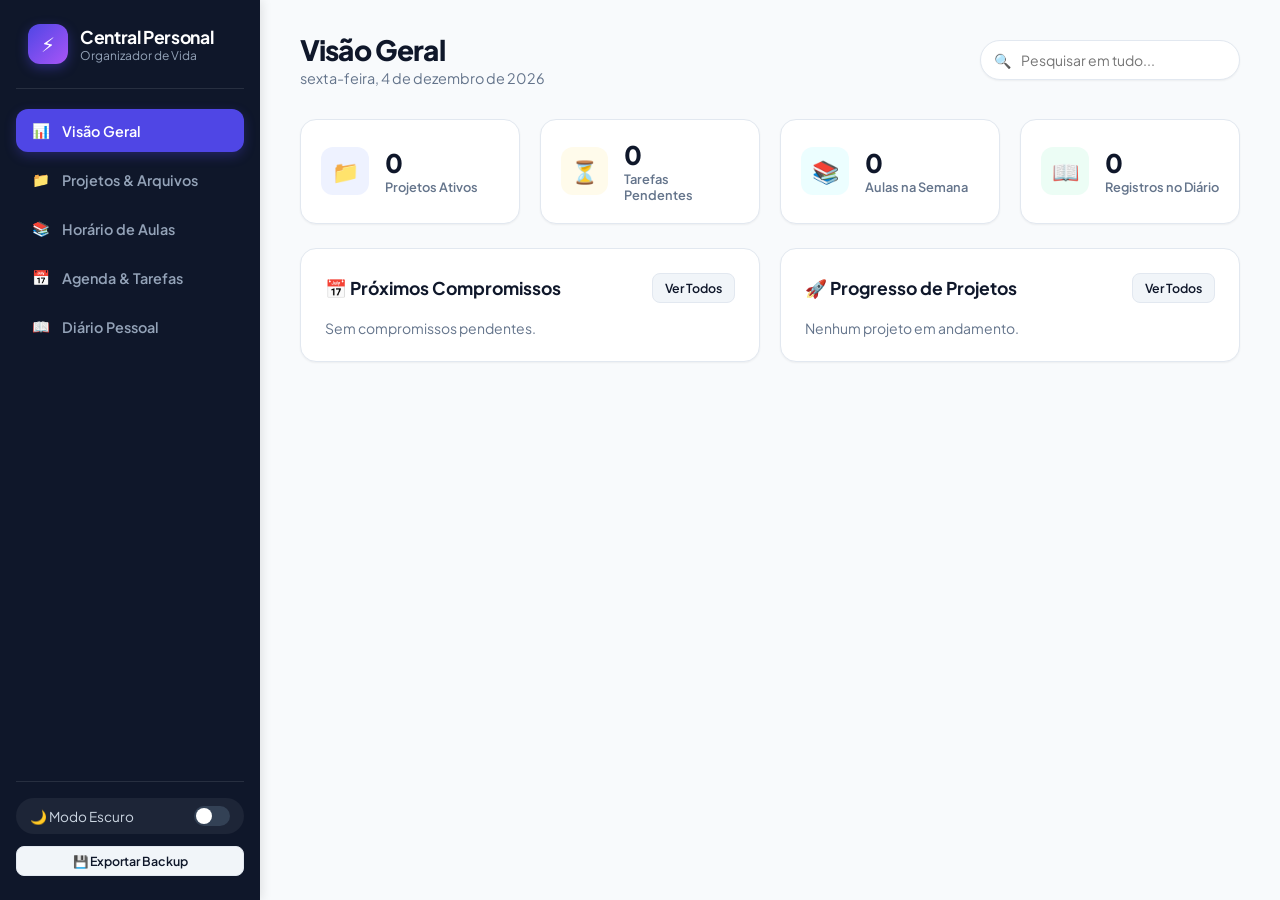
<file: index.html>
<!DOCTYPE html>
<html lang="pt-BR" data-theme="light">
<head>
  <meta charset="UTF-8">
  <meta name="viewport" content="width=device-width, initial-scale=1.0">
  <title>Central de Organização | Projetos, Rotinas & Diário</title>
  
  <!-- Google Fonts -->
  <link rel="preconnect" href="https://fonts.googleapis.com">
  <link rel="preconnect" href="https://fonts.gstatic.com" crossorigin>
  <link href="https://fonts.googleapis.com/css2?family=Plus+Jakarta+Sans:wght@400;500;600;700;800&display=swap" rel="stylesheet">
  
  <link rel="stylesheet" href="styles.css">
</head>
<body>
  <!-- SIDEBAR NAVEGAÇÃO -->
  <aside>
    <div>
      <div class="brand">
        <div class="brand-icon">⚡</div>
        <div class="brand-text">
          <h2>Central Personal</h2>
          <p>Organizador de Vida</p>
        </div>
      </div>
      <nav class="nav-list">
        <button class="nav-btn active" onclick="switchTab('dashboard', this)">
          <span>📊</span> Visão Geral
        </button>
        <button class="nav-btn" onclick="switchTab('projetos', this)">
          <span>📁</span> Projetos & Arquivos
        </button>
        <button class="nav-btn" onclick="switchTab('horarios', this)">
          <span>📚</span> Horário de Aulas
        </button>
        <button class="nav-btn" onclick="switchTab('compromissos', this)">
          <span>📅</span> Agenda & Tarefas
        </button>
        <button class="nav-btn" onclick="switchTab('diario', this)">
          <span>📖</span> Diário Pessoal
        </button>
      </nav>
    </div>
    <div class="sidebar-footer">
      <div class="theme-toggle" onclick="toggleTheme()">
        <span id="themeLabel">🌙 Modo Escuro</span>
        <div class="theme-switch"></div>
      </div>
      <button class="btn btn-secondary btn-sm" onclick="exportData()" style="width: 100%;">
        💾 Exportar Backup
      </button>
    </div>
  </aside>

  <!-- CONTEÚDO PRINCIPAL -->
  <main>
    <!-- TOP HEADER -->
    <header class="top-header">
      <div class="header-info">
        <h1 id="pageTitle">Visão Geral</h1>
        <p id="currentDateDisplay">Carregando data...</p>
      </div>
      <div class="header-actions">
        <div class="search-input-wrapper">
          <span class="search-icon">🔍</span>
          <input type="text" id="globalSearch" placeholder="Pesquisar em tudo..." oninput="handleGlobalSearch()">
        </div>
      </div>
    </header>

    <!-- TAB 1: DASHBOARD / VISÃO GERAL -->
    <section id="dashboard" class="tab-content active">
      <div class="stats-grid">
        <div class="stat-card">
          <div class="stat-icon" style="background: var(--primary-light); color: var(--primary);">📁</div>
          <div>
            <div class="stat-value" id="dashProjCount">0</div>
            <div class="stat-label">Projetos Ativos</div>
          </div>
        </div>
        <div class="stat-card">
          <div class="stat-icon" style="background: var(--warning-light); color: var(--warning);">⏳</div>
          <div>
            <div class="stat-value" id="dashPendingCount">0</div>
            <div class="stat-label">Tarefas Pendentes</div>
          </div>
        </div>
        <div class="stat-card">
          <div class="stat-icon" style="background: var(--info-light); color: var(--info);">📚</div>
          <div>
            <div class="stat-value" id="dashClassCount">0</div>
            <div class="stat-label">Aulas na Semana</div>
          </div>
        </div>
        <div class="stat-card">
          <div class="stat-icon" style="background: var(--success-light); color: var(--success);">📖</div>
          <div>
            <div class="stat-value" id="dashJournalCount">0</div>
            <div class="stat-label">Registros no Diário</div>
          </div>
        </div>
      </div>

      <div style="display: grid; grid-template-columns: repeat(auto-fit, minmax(350px, 1fr)); gap: 20px;">
        <div class="card">
          <div class="card-title-bar">
            <h3>📅 Próximos Compromissos</h3>
            <button class="btn btn-secondary btn-sm" onclick="switchTab('compromissos', document.querySelectorAll('.nav-btn')[3])">Ver Todos</button>
          </div>
          <div id="dashUpcomingEvents">
            <p style="color: var(--text-muted); font-size: 0.875rem;">Nenhum compromisso próximo.</p>
          </div>
        </div>
        <div class="card">
          <div class="card-title-bar">
            <h3>🚀 Progresso de Projetos</h3>
            <button class="btn btn-secondary btn-sm" onclick="switchTab('projetos', document.querySelectorAll('.nav-btn')[1])">Ver Todos</button>
          </div>
          <div id="dashProjectsSummary">
            <p style="color: var(--text-muted); font-size: 0.875rem;">Nenhum projeto cadastrado.</p>
          </div>
        </div>
      </div>
    </section>

    <!-- TAB 2: PROJETOS E ARQUIVOS -->
    <section id="projetos" class="tab-content">
      <div class="card">
        <div class="card-title-bar">
          <h3>➕ Novo Projeto / Arquivo de Trabalho</h3>
        </div>
        <form onsubmit="addProject(event)">
          <div class="form-grid">
            <div class="form-group">
              <label>Nome do Projeto / Pasta</label>
              <input type="text" id="projTitle" placeholder="Ex: TCC, Redesenho do Site, Compra de Carro" required>
            </div>
            <div class="form-group">
              <label>Categoria</label>
              <select id="projCategory">
                <option value="Trabalho">Trabalho</option>
                <option value="Estudos">Estudos</option>
                <option value="Pessoal">Pessoal</option>
              </select>
            </div>
            <div class="form-group">
              <label>Data Limite / Prazo</label>
              <input type="date" id="projDeadline">
            </div>
          </div>
          <div class="form-group" style="margin-bottom: 16px;">
            <label>Anotações, Descrição e Links de Referência</label>
            <textarea id="projDescription" rows="3" placeholder="Escreva ideias, caminhos de arquivos, links de documentos ou especificações..."></textarea>
          </div>
          <button type="submit" class="btn btn-primary">Criar Projeto</button>
        </form>
      </div>
      <div class="projects-grid" id="projectsGrid"></div>
    </section>

    <!-- TAB 3: HORÁRIO DE AULAS -->
    <section id="horarios" class="tab-content">
      <div class="card">
        <div class="card-title-bar">
          <h3>➕ Cadastrar Nova Aula / Disciplina</h3>
        </div>
        <form onsubmit="addClass(event)">
          <div class="form-grid">
            <div class="form-group">
              <label>Dia da Semana</label>
              <select id="classDay">
                <option value="Segunda">Segunda-feira</option>
                <option value="Terça">Terça-feira</option>
                <option value="Quarta">Quarta-feira</option>
                <option value="Quinta">Quinta-feira</option>
                <option value="Sexta">Sexta-feira</option>
                <option value="Sábado">Sábado</option>
              </select>
            </div>
            <div class="form-group">
              <label>Horário</label>
              <input type="text" id="classTime" placeholder="Ex: 08:00 - 09:40" required>
            </div>
            <div class="form-group">
              <label>Nome da Disciplina</label>
              <input type="text" id="className" placeholder="Ex: Cálculo I, História" required>
            </div>
            <div class="form-group">
              <label>Sala / Professor / Obs</label>
              <input type="text" id="classLocation" placeholder="Ex: Sala 204 - Prof. Carlos">
            </div>
          </div>
          <button type="submit" class="btn btn-primary">Adicionar Disciplina</button>
        </form>
      </div>
      <div class="card">
        <div class="card-title-bar">
          <h3>📚 Grade Semanal de Aulas</h3>
        </div>
        <div class="timetable-wrapper">
          <table class="timetable">
            <thead>
              <tr>
                <th>Horário / Dia</th>
                <th>Segunda</th>
                <th>Terça</th>
                <th>Quarta</th>
                <th>Quinta</th>
                <th>Sexta</th>
                <th>Sábado</th>
              </tr>
            </thead>
            <tbody id="timetableBody"></tbody>
          </table>
        </div>
      </div>
    </section>

    <!-- TAB 4: COMPROMISSOS & AGENDA -->
    <section id="compromissos" class="tab-content">
      <div class="card">
        <div class="card-title-bar">
          <h3>➕ Agendar Novo Compromisso / Trabalho</h3>
        </div>
        <form onsubmit="addEvent(event)">
          <div class="form-grid">
            <div class="form-group">
              <label>Título do Compromisso</label>
              <input type="text" id="eventTitle" placeholder="Ex: Entrega do Artigo, Reunião de Equipe" required>
            </div>
            <div class="form-group">
              <label>Data</label>
              <input type="date" id="eventDate" required>
            </div>
            <div class="form-group">
              <label>Prioridade</label>
              <select id="eventPriority">
                <option value="Alta">Alta 🔴</option>
                <option value="Média" selected>Média 🟡</option>
                <option value="Baixa">Baixa 🟢</option>
              </select>
            </div>
            <div class="form-group">
              <label>Tipo</label>
              <select id="eventType">
                <option value="Trabalho">Trabalho</option>
                <option value="Prova">Prova/Avaliação</option>
                <option value="Evento">Evento/Reunião</option>
                <option value="Tarefa">Tarefa Pessoal</option>
              </select>
            </div>
          </div>
          <button type="submit" class="btn btn-primary">Agendar Compromisso</button>
        </form>
      </div>
      <div id="eventsContainer"></div>
    </section>

    <!-- TAB 5: DIÁRIO PESSOAL -->
    <section id="diario" class="tab-content">
      <div class="card">
        <div class="card-title-bar">
          <h3>✍️ Novo Registro no Diário</h3>
        </div>
        <form onsubmit="addJournalEntry(event)">
          <div class="form-grid">
            <div class="form-group">
              <label>Título / Tema do Dia</label>
              <input type="text" id="journalTitle" placeholder="Ex: Reflexões sobre o progresso do projeto" required>
            </div>
            <div class="form-group">
              <label>Como você se sente hoje?</label>
              <select id="journalMood">
                <option value="😃 Excelente">😃 Excelente</option>
                <option value="🙂 Bom" selected>🙂 Bom</option>
                <option value="😐 Neutro">😐 Neutro</option>
                <option value="🙁 Cansado / Difícil">🙁 Cansado / Difícil</option>
              </select>
            </div>
          </div>
          <div class="form-group" style="margin-bottom: 16px;">
            <label>Escreva seus pensamentos...</label>
            <textarea id="journalText" rows="5" placeholder="Como foi seu dia? Quais foram as vitórias, aprendizados ou reflexões?" required></textarea>
          </div>
          <button type="submit" class="btn btn-primary">Guardar Registro</button>
        </form>
      </div>
      <div id="journalEntriesList"></div>
    </section>
  </main>

  <script src="script.js"></script>
</body>
</html>
</file>
<file: styles.css>
:root {
  /* Palette - Light Theme */
  --bg-body: #f8fafc;
  --bg-sidebar: #0f172a;
  --bg-card: #ffffff;
  --bg-input: #f1f5f9;
  --bg-hover: #f1f5f9;
  --text-main: #0f172a;
  --text-muted: #64748b;
  --text-light: #94a3b8;
  --border: #e2e8f0;
  
  --primary: #4f46e5;
  --primary-hover: #4338ca;
  --primary-light: #eef2ff;
  --primary-text: #3730a3;
  
  --success: #10b981;
  --success-light: #ecfdf5;
  --warning: #f59e0b;
  --warning-light: #fffbeb;
  --danger: #ef4444;
  --danger-light: #fef2f2;
  --info: #06b6d4;
  --info-light: #ecfeff;
  --shadow-sm: 0 1px 2px 0 rgb(0 0 0 / 0.05);
  --shadow-md: 0 4px 6px -1px rgb(0 0 0 / 0.07), 0 2px 4px -2px rgb(0 0 0 / 0.05);
  --shadow-lg: 0 10px 15px -3px rgb(0 0 0 / 0.08), 0 4px 6px -4px rgb(0 0 0 / 0.05);
  
  --radius-sm: 8px;
  --radius-md: 12px;
  --radius-lg: 16px;
  --radius-full: 9999px;
  
  --transition: all 0.2s cubic-bezier(0.4, 0, 0.2, 1);
}

[data-theme="dark"] {
  --bg-body: #0b0f19;
  --bg-sidebar: #030712;
  --bg-card: #111827;
  --bg-input: #1f2937;
  --bg-hover: #1f2937;
  --text-main: #f9fafb;
  --text-muted: #9ca3af;
  --text-light: #6b7280;
  --border: #1f2937;
  
  --primary: #6366f1;
  --primary-hover: #4f46e5;
  --primary-light: #1e1b4b;
  --primary-text: #c7d2fe;
  
  --success-light: #064e3b;
  --warning-light: #451a03;
  --danger-light: #450a0a;
  --info-light: #083344;
  --shadow-sm: 0 1px 2px 0 rgb(0 0 0 / 0.3);
  --shadow-md: 0 4px 6px -1px rgb(0 0 0 / 0.4);
  --shadow-lg: 0 10px 15px -3px rgb(0 0 0 / 0.5);
}

* { 
  box-sizing: border-box; 
  margin: 0; 
  padding: 0; 
  font-family: 'Plus Jakarta Sans', system-ui, -apple-system, sans-serif; 
}

body {
  display: flex;
  height: 100vh;
  background-color: var(--bg-body);
  color: var(--text-main);
  overflow: hidden;
  transition: background-color 0.3s, color 0.3s;
}

/* Layout Sidebar */
aside {
  width: 260px;
  background-color: var(--bg-sidebar);
  color: #ffffff;
  display: flex;
  flex-direction: column;
  justify-content: space-between;
  padding: 24px 16px;
  z-index: 20;
  box-shadow: 2px 0 10px rgba(0,0,0,0.1);
}

.brand {
  display: flex;
  align-items: center;
  gap: 12px;
  padding: 0 12px 24px 12px;
  border-bottom: 1px solid rgba(255,255,255,0.1);
}

.brand-icon {
  width: 40px;
  height: 40px;
  background: linear-gradient(135deg, var(--primary), #a855f7);
  border-radius: var(--radius-md);
  display: flex;
  align-items: center;
  justify-content: center;
  font-weight: 800;
  font-size: 20px;
  color: white;
  box-shadow: 0 4px 12px rgba(79, 70, 229, 0.4);
}

.brand-text h2 { font-size: 1.1rem; font-weight: 700; letter-spacing: -0.02em; }
.brand-text p { font-size: 0.75rem; color: #94a3b8; }
.nav-list { display: flex; flex-direction: column; gap: 6px; margin-top: 20px; flex: 1; }

.nav-btn {
  background: none;
  border: none;
  color: #94a3b8;
  padding: 12px 16px;
  border-radius: var(--radius-md);
  text-align: left;
  font-size: 0.9rem;
  font-weight: 600;
  cursor: pointer;
  display: flex;
  align-items: center;
  gap: 12px;
  transition: var(--transition);
}

.nav-btn:hover { background: rgba(255,255,255,0.06); color: #f8fafc; }
.nav-btn.active {
  background: var(--primary);
  color: #ffffff;
  box-shadow: 0 4px 12px rgba(79, 70, 229, 0.3);
}

.sidebar-footer {
  padding-top: 16px;
  border-top: 1px solid rgba(255,255,255,0.1);
  display: flex;
  flex-direction: column;
  gap: 12px;
}

.theme-toggle {
  display: flex;
  align-items: center;
  justify-content: space-between;
  background: rgba(255,255,255,0.06);
  padding: 8px 14px;
  border-radius: var(--radius-full);
  font-size: 0.85rem;
  color: #cbd5e1;
  cursor: pointer;
}

.theme-switch {
  width: 36px;
  height: 20px;
  background: #334155;
  border-radius: var(--radius-full);
  position: relative;
  transition: var(--transition);
}

.theme-switch::after {
  content: '';
  position: absolute;
  top: 2px;
  left: 2px;
  width: 16px;
  height: 16px;
  background: white;
  border-radius: 50%;
  transition: var(--transition);
}

[data-theme="dark"] .theme-switch { background: var(--primary); }
[data-theme="dark"] .theme-switch::after { transform: translateX(16px); }

/* Conteúdo Principal */
main {
  flex: 1;
  overflow-y: auto;
  padding: 32px 40px;
  display: flex;
  flex-direction: column;
  gap: 24px;
}

.top-header {
  display: flex;
  justify-content: space-between;
  align-items: center;
  flex-wrap: wrap;
  gap: 16px;
  margin-bottom: 8px;
}

.header-info h1 { font-size: 1.75rem; font-weight: 800; letter-spacing: -0.03em; }
.header-info p { color: var(--text-muted); font-size: 0.9rem; margin-top: 2px; }

.search-input-wrapper {
  position: relative;
  min-width: 260px;
}

.search-input-wrapper input {
  width: 100%;
  padding: 10px 16px 10px 40px;
  background: var(--bg-card);
  border: 1px solid var(--border);
  border-radius: var(--radius-full);
  font-size: 0.875rem;
  color: var(--text-main);
  box-shadow: var(--shadow-sm);
  transition: var(--transition);
  outline: none;
}

.search-input-wrapper input:focus {
  border-color: var(--primary);
  box-shadow: 0 0 0 3px var(--primary-light);
}

.search-icon {
  position: absolute;
  left: 14px;
  top: 50%;
  transform: translateY(-50%);
  color: var(--text-light);
  font-size: 14px;
}

/* Tab Content */
.tab-content { display: none; animation: fadeIn 0.3s ease-in-out; }
.tab-content.active { display: block; }

@keyframes fadeIn {
  from { opacity: 0; transform: translateY(6px); }
  to { opacity: 1; transform: translateY(0); }
}

/* Cards */
.card {
  background: var(--bg-card);
  border: 1px solid var(--border);
  border-radius: var(--radius-lg);
  padding: 24px;
  box-shadow: var(--shadow-sm);
  transition: var(--transition);
  margin-bottom: 20px;
}

.card:hover { box-shadow: var(--shadow-md); }

.card-title-bar {
  display: flex;
  justify-content: space-between;
  align-items: center;
  margin-bottom: 16px;
}

.card-title-bar h3 {
  font-size: 1.1rem;
  font-weight: 700;
  display: flex;
  align-items: center;
  gap: 8px;
}

/* Formulários */
.form-grid {
  display: grid;
  grid-template-columns: repeat(auto-fit, minmax(200px, 1fr));
  gap: 16px;
  margin-bottom: 16px;
}

.form-group { display: flex; flex-direction: column; gap: 6px; }
.form-group label { font-size: 0.8rem; font-weight: 700; text-transform: uppercase; color: var(--text-muted); letter-spacing: 0.05em; }

input, select, textarea {
  padding: 11px 14px;
  background: var(--bg-input);
  border: 1px solid var(--border);
  border-radius: var(--radius-md);
  font-size: 0.9rem;
  color: var(--text-main);
  outline: none;
  transition: var(--transition);
}

input:focus, select:focus, textarea:focus {
  border-color: var(--primary);
  background: var(--bg-card);
  box-shadow: 0 0 0 3px var(--primary-light);
}

/* Botões */
.btn {
  padding: 10px 18px;
  border-radius: var(--radius-md);
  border: none;
  font-size: 0.875rem;
  font-weight: 600;
  cursor: pointer;
  display: inline-flex;
  align-items: center;
  justify-content: center;
  gap: 8px;
  transition: var(--transition);
}

.btn-primary { background: var(--primary); color: white; box-shadow: 0 2px 6px rgba(79, 70, 229, 0.25); }
.btn-primary:hover { background: var(--primary-hover); transform: translateY(-1px); }
.btn-secondary { background: var(--bg-input); color: var(--text-main); border: 1px solid var(--border); }
.btn-secondary:hover { background: var(--bg-hover); }
.btn-sm { padding: 6px 12px; font-size: 0.775rem; border-radius: var(--radius-sm); }

/* Dashboard Metrics */
.stats-grid {
  display: grid;
  grid-template-columns: repeat(auto-fit, minmax(220px, 1fr));
  gap: 20px;
  margin-bottom: 24px;
}

.stat-card {
  background: var(--bg-card);
  border: 1px solid var(--border);
  border-radius: var(--radius-lg);
  padding: 20px;
  display: flex;
  align-items: center;
  gap: 16px;
  box-shadow: var(--shadow-sm);
}

.stat-icon {
  width: 48px;
  height: 48px;
  border-radius: var(--radius-md);
  display: flex;
  align-items: center;
  justify-content: center;
  font-size: 22px;
}

.stat-value { font-size: 1.6rem; font-weight: 800; line-height: 1.2; }
.stat-label { font-size: 0.8rem; color: var(--text-muted); font-weight: 600; }

/* Badges */
.badge {
  padding: 4px 10px;
  border-radius: var(--radius-full);
  font-size: 0.725rem;
  font-weight: 700;
  text-transform: uppercase;
  letter-spacing: 0.03em;
  display: inline-flex;
  align-items: center;
}

.badge-primary { background: var(--primary-light); color: var(--primary-text); }
.badge-success { background: var(--success-light); color: var(--success); }
.badge-warning { background: var(--warning-light); color: var(--warning); }
.badge-danger { background: var(--danger-light); color: var(--danger); }

/* Módulo Projetos */
.projects-grid {
  display: grid;
  grid-template-columns: repeat(auto-fill, minmax(320px, 1fr));
  gap: 20px;
}

.project-card {
  background: var(--bg-card);
  border: 1px solid var(--border);
  border-radius: var(--radius-lg);
  padding: 20px;
  display: flex;
  flex-direction: column;
  gap: 14px;
  position: relative;
  overflow: hidden;
}

.project-card::before {
  content: '';
  position: absolute;
  top: 0; left: 0; right: 0;
  height: 4px;
  background: linear-gradient(90deg, var(--primary), #a855f7);
}

.progress-bar-container {
  background: var(--bg-input);
  height: 8px;
  border-radius: var(--radius-full);
  overflow: hidden;
  margin-top: 4px;
}

.progress-bar-fill {
  height: 100%;
  background: linear-gradient(90deg, var(--primary), var(--success));
  border-radius: var(--radius-full);
  transition: width 0.4s ease;
}

.subtask-list {
  list-style: none;
  display: flex;
  flex-direction: column;
  gap: 8px;
  margin-top: 8px;
}

.subtask-item {
  display: flex;
  align-items: center;
  gap: 10px;
  font-size: 0.875rem;
  padding: 6px 10px;
  background: var(--bg-input);
  border-radius: var(--radius-sm);
}

.subtask-item.done span {
  text-decoration: line-through;
  color: var(--text-muted);
}

/* Módulo Horários */
.timetable-wrapper {
  overflow-x: auto;
  border-radius: var(--radius-lg);
  border: 1px solid var(--border);
}

.timetable {
  width: 100%;
  border-collapse: collapse;
  background: var(--bg-card);
  text-align: left;
}

.timetable th, .timetable td {
  padding: 14px 16px;
  border-bottom: 1px solid var(--border);
  border-right: 1px solid var(--border);
  font-size: 0.875rem;
}

.timetable th {
  background: var(--bg-input);
  font-weight: 700;
  color: var(--text-muted);
  text-transform: uppercase;
  font-size: 0.75rem;
}

/* Agenda */
.agenda-item {
  display: flex;
  justify-content: space-between;
  align-items: center;
  padding: 16px;
  background: var(--bg-card);
  border: 1px solid var(--border);
  border-radius: var(--radius-md);
  margin-bottom: 10px;
  transition: var(--transition);
}

.agenda-item:hover { border-color: var(--primary); }

/* Diário */
.journal-card {
  background: var(--bg-card);
  border: 1px solid var(--border);
  border-radius: var(--radius-lg);
  padding: 20px;
  margin-bottom: 16px;
}

.journal-header {
  display: flex;
  justify-content: space-between;
  align-items: center;
  margin-bottom: 12px;
  padding-bottom: 8px;
  border-bottom: 1px solid var(--border);
}

.journal-body {
  font-size: 0.95rem;
  line-height: 1.6;
  color: var(--text-main);
  white-space: pre-wrap;
}

@media (max-width: 900px) {
  body { flex-direction: column; }
  aside { width: 100%; height: auto; padding: 16px; }
  .nav-list { flex-direction: row; overflow-x: auto; }
  main { padding: 20px; }
}
</file>
